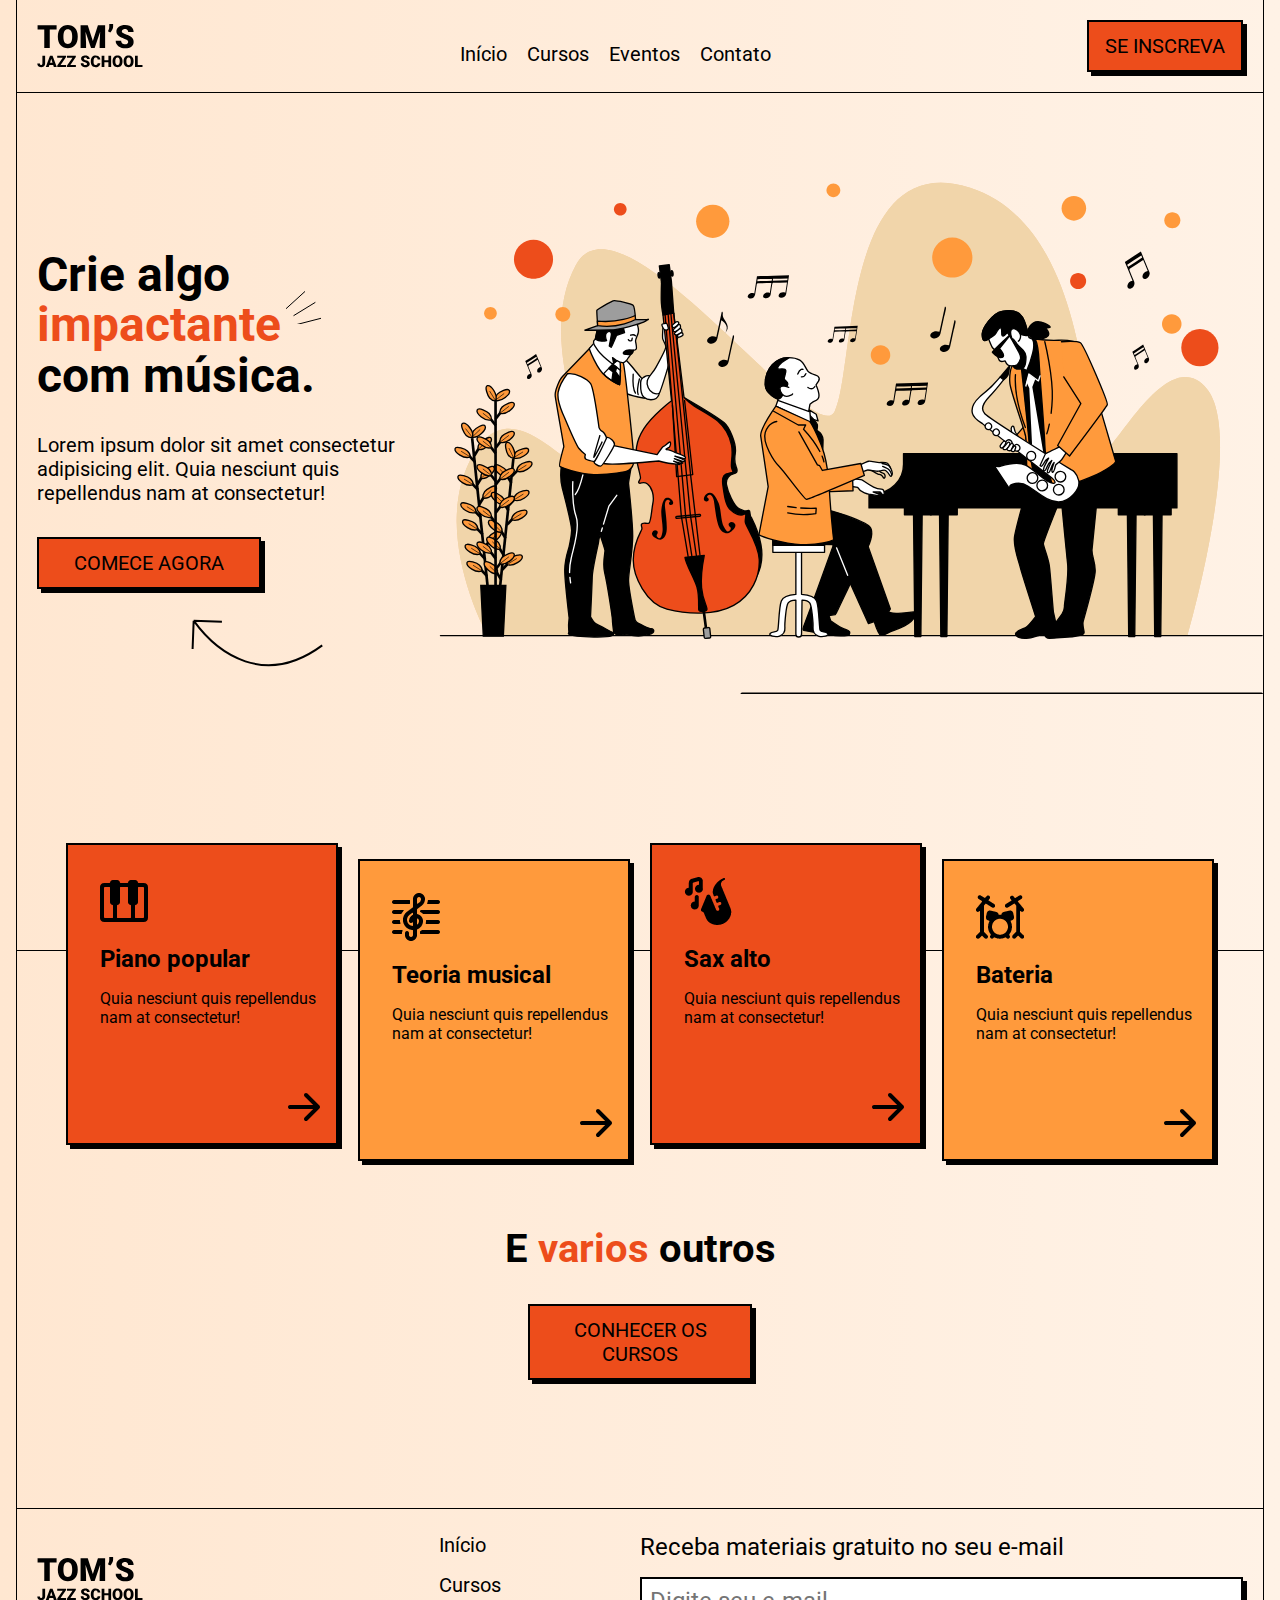
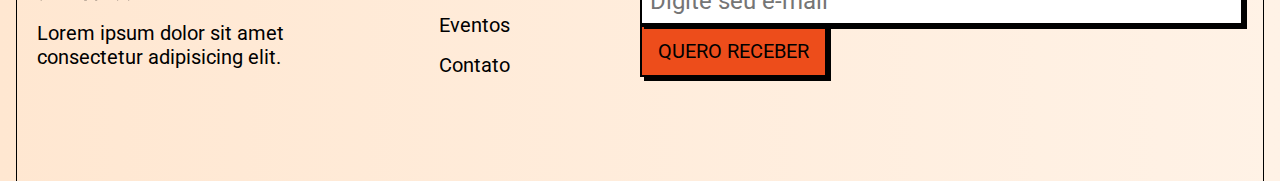
<file: TOMS -JAZZ-SCHOOL/index.html>
<!DOCTYPE html>
<html lang="en">
  <head>
    <meta charset="UTF-8" />
    <meta http-equiv="X-UA-Compatible" content="IE=edge" />
    <meta name="viewport" content="width=device-width, initial-scale=1.0" />
    <title>Tom's Jazz School</title>

    <link rel="stylesheet" href="./index.css" />
    <link rel="preconnect" href="https://fonts.googleapis.com" />
    <link rel="preconnect" href="https://fonts.gstatic.com" crossorigin />
    <link
      href="https://fonts.googleapis.com/css2?family=Roboto:wght@500;900&display=swap"
      rel="stylesheet"
    />
  </head>
  <body>
    <header>
      <div class="container">
        <img src="./img/logo.svg" alt="Tom's Jazz School" />
        <nav>
          <a href="#">Início</a>
          <a href="#">Cursos</a>
          <a href="#">Eventos</a>
          <a href="#">Contato</a>
        </nav>
        <a href="#" class="button mt-1 mb-1 mx-auto">Se inscreva</a>
      </div>
    </header>
    <main>
      <section class="hero-section">
        <div class="container row-reverse">
          <img src="./img/hero-img.svg" alt="Banda de Jazz tocando" />
          <div>
            <h1 class="mt-2">
              Crie algo
              <span class="text-primary decoration">impactante</span> com
              música.
            </h1>
            <p class="mt-2 mb-2">
              Lorem ipsum dolor sit amet consectetur adipisicing elit. Quia
              nesciunt quis repellendus nam at consectetur!
            </p>
            <a href="#" class="button">Comece agora</a>
          </div>
        </div>
      </section>
      <section class="courses-section">
        <div class="cards">
          <article class="card">
            <img src="./img/piano.png" alt="Tecla de piano" />
            <strong>Piano popular</strong>
            <p>Quia nesciunt quis repellendus nam at consectetur!</p>
            <a href="#"
              ><img src="./img/arrow-right.svg" alt="Ir para pagina do curso"
            /></a>
          </article>
          <article class="card">
            <img src="./img/clef.png" alt="Clave de sol" />
            <strong>Teoria musical</strong>
            <p>Quia nesciunt quis repellendus nam at consectetur!</p>
            <a href="#"
              ><img src="./img/arrow-right.svg" alt="Ir para pagina do curso"
            /></a>
          </article>
          <article class="card">
            <img src="./img/sax.png" alt="Saxofone" />
            <strong>Sax alto</strong>
            <p>Quia nesciunt quis repellendus nam at consectetur!</p>
            <a href="#"
              ><img src="./img/arrow-right.svg" alt="Ir para pagina do curso"
            /></a>
          </article>
          <article class="card">
            <img src="./img/drums.png" alt="bateria" />
            <strong>Bateria</strong>
            <p>Quia nesciunt quis repellendus nam at consectetur!</p>
            <a href="#"
              ><img src="./img/arrow-right.svg" alt="Ir para pagina do curso"
            /></a>
          </article>
        </div>

        <h2 class="text-center">
          E <span class="text-primary">varios</span> outros
        </h2>
        <a href="#" class="button mt-2 mx-auto">Conhecer os cursos</a>
      </section>
    </main>
    <footer>
      <div class="container">
        <div class="about-column">
          <img src="./img/logo.svg" alt="Tom's Jazz School" class="mt-1 mb-1" />
          <p class="mb-2">
            Lorem ipsum dolor sit amet consectetur adipisicing elit.
          </p>
        </div>
        <nav class="mb-2">
          <a href="#">Início</a>
          <a href="#">Cursos</a>
          <a href="#">Eventos</a>
          <a href="#">Contato</a>
        </nav>
        <form class="newsletter-form">
          <label for="email" class="mb-1"
            >Receba materiais gratuito no seu e-mail</label
          >
          <input
            type="text"
            name="email"
            id="email"
            placeholder="Digite seu e-mail"
          />
          <button class="button mb-2">Quero receber</button>
        </form>
      </div>
    </footer>
  </body>
</html>
</file>
<file: TOMS -JAZZ-SCHOOL/index.css>
* {
  box-sizing: border-box;
  font-family: "Roboto", sans-serif;
  margin: 0;
  padding: 0;
}

:root {
  --color-primary: #ed4d1b;
  --color-secondary: #ff9a3c;
  --color-black: #000;
  --color-white: #fff;
}

body {
  background: linear-gradient(90deg, #ffe7d1 0%, #fff2e6 100%);
  padding: 0 1rem;
}

header,
.hero-section,
.courses-section,
footer {
  border-color: var(--color-black);
  border-style: solid;
  border-width: 0 1px 1px 1px;
  padding: 1.25rem;
}

header img {
  display: block;
  margin: 1rem auto;
}

header nav {
  display: grid;
  grid-template-columns: 1fr 1fr;
  margin: 1rem auto 0;
}

nav a {
  color: var(--color-black);
  font-size: 1.25rem;
  padding: 0.5rem;
  text-decoration: none;
}

header nav a:nth-child(2n-1) {
  text-align: right;
}

.button {
  background-color: var(--color-primary);
  border: 2px solid var(--color-black);
  box-shadow: 4px 4px 0 var(--color-black);
  color: var(--color-black);
  display: block;
  font-size: 1.25rem;
  padding: 0.75rem 1rem;
  max-width: 14rem;
  text-align: center;
  text-decoration: none;
  text-transform: uppercase;
}

.hero-section {
  padding-right: 0;
  padding-bottom: 16rem;
}

.hero-section img {
  display: block;
  margin: 1.25rem 0 0 auto;
  max-width: 100%;
}

h1 {
  font-size: 3rem;
  line-height: 105%;
}

h2 {
  font-size: 2.5rem;
}

.hero-section p {
  font-size: 1.25rem;
  padding-right: 1.25rem;
}

.hero-section .button {
  position: relative;
}

.hero-section .button::after {
  content: "";
  background: url("./img/arrow-curve.svg");
  position: absolute;
  top: 5rem;
  right: -4rem;
  height: 48px;
  width: 132px;
}

.decoration {
  display: block;
  position: relative;
}

.decoration::after {
  content: "";
  background: url("./img/three-dashes.svg");
  position: absolute;
  top: -0.75rem;
  height: 36px;
  width: 40px;
}

.courses-section {
  padding-bottom: 8rem;
}

.cards {
  display: flex;
  flex-direction: column;
  align-items: start;
  gap: 1.25rem;
  margin-top: -8rem;
  margin-bottom: 4rem;
}

.card {
  background-color: var(--color-primary);
  border: 2px solid var(--color-black);
  box-shadow: 4px 4px 0 var(--color-black);
  max-width: 17rem;
  padding: 2rem 0 0 2rem;
}

.card:nth-child(2n) {
  align-self: end;
  background-color: var(--color-secondary);
}

.card strong {
  display: block;
  font-size: 1.5rem;
  margin: 1rem 0;
}

.card a {
  display: block;
  margin: 3rem 0 0 auto;
  width: fit-content;
}

/* Rodapé*/

footer {
  border-bottom: 0;
  padding: 1rem 1.25rem 4rem;
}
footer nav a {
  display: block;
  padding-left: 0;
}

.newsletter-form label {
  display: block;
  font-size: 1.5rem;
}
.newsletter-form input {
  border: 2px solid var(--color-black);
  box-shadow: 4px 4px 0 var(--color-black);
  font-size: 1.5rem;
  padding: 0.5rem;
  width: 100%;
}

.mt-1 {
  margin-top: 1rem;
}

.mt-2 {
  margin-top: 2rem;
}

.mb-1 {
  margin-bottom: 1rem;
}

.mb-2 {
  margin-bottom: 2rem;
}

.mx-auto {
  margin-left: auto;
  margin-right: auto;
}

.text-primary {
  color: var(--color-primary);
}

.text-center {
  text-align: center;
}

/*Responsividade*/

@media screen and (min-width: 40rem) {
  header nav {
    display: block;
    text-align: center;
  }

  .cards {
    flex-direction: row;
    flex-wrap: wrap;
    justify-content: center;
  }

  .card:nth-child(2n) {
    margin-top: 1rem;
  }
}

@media screen and (min-width: 48rem) {
  header div {
    display: flex;
    align-items: center;
    justify-content: space-between;
  }

  header img,
  headr nav,
  header .button {
    margin: 0;
  }
}

@media screen and (min-width: 72rem) {
  .container {
    display: flex;
    align-items: center;
    margin: 0 auto;
    max-width: 72rem;
  }

  .container.row-reverse {
    flex-direction: row-reverse;
  }

  .about-column {
    flex: 2;
  }

  .about-column p {
    font-size: 1.25rem;
    max-width: 16rem;
  }

  footer nav {
    flex: 1;
  }

  .newsletter-form {
    flex: 3;
  }
}

@media screen and (min-width: 80rem) {
  .container {
    max-width: 90rem;
  }
}
</file>
